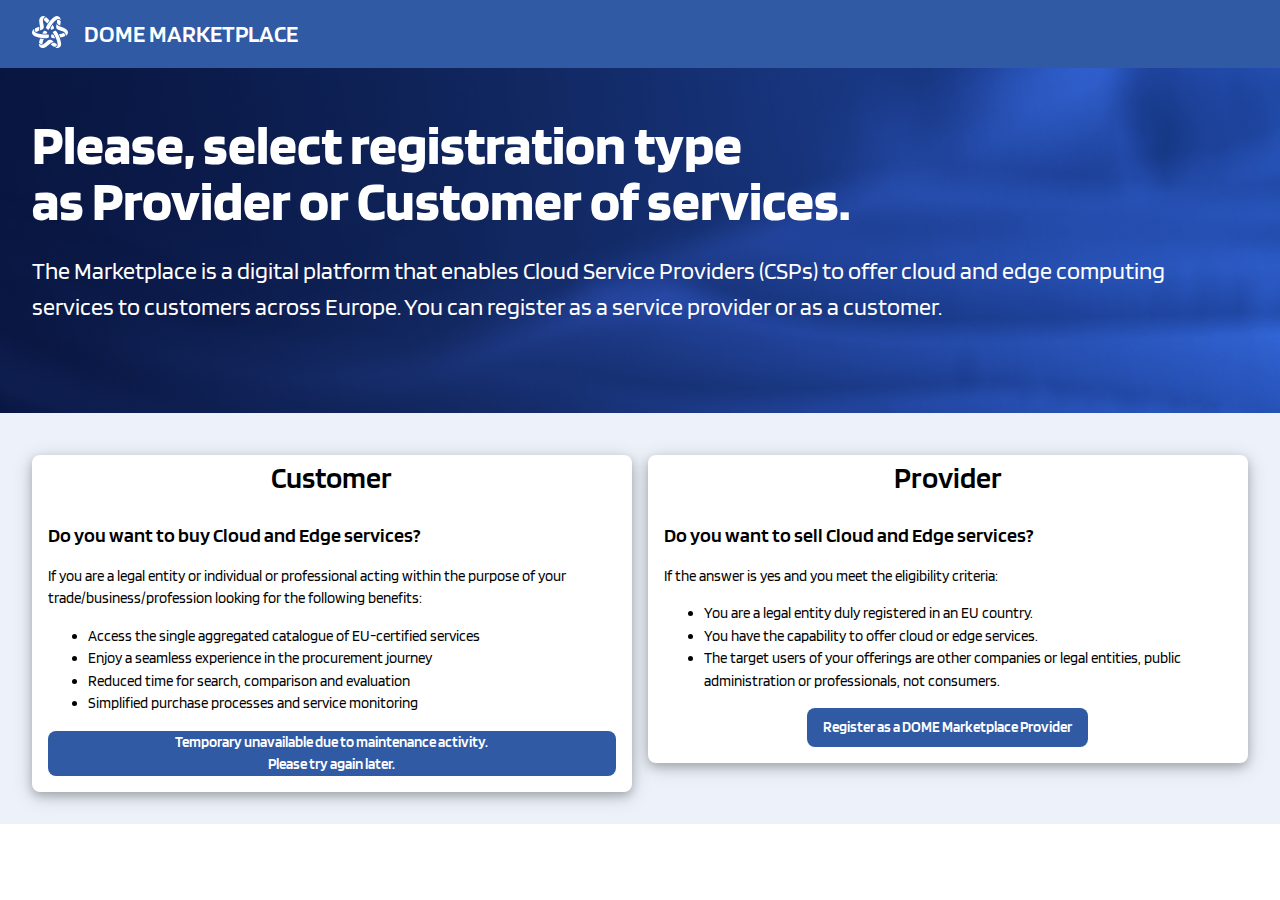
<file: docs/index.html>
<!DOCTYPE html>
<html lang="en">

<head>

    <script src="css-scope-inline.js"></script>
    <script src="surreal.js"></script>
    <script src="validate.js"></script>
    <link rel="stylesheet" href="w3.css" />
    <link rel="stylesheet" href="dome.css" />
    <link rel="stylesheet" href="print.css" media="print" />

    <link
        href="https://fonts.googleapis.com/css2?family=Blinker:wght@100;200;300;400;600;700;800;900&family=Caladea:ital,wght@0,400;0,700;1,400;1,700&display=swap"
        rel="stylesheet">
    <link rel="stylesheet"
        href="https://fonts.googleapis.com/css2?family=Material+Symbols+Outlined:opsz,wght,FILL,GRAD@20..48,100..700,0..1,-50..200&icon_names=check_circle,counter_1,counter_2,counter_3" />


    <script>

        // Set here the default home page for the app, before loading app.js
        window.homePage = "OnboardingHome"
        window.myAppTitle = "DOME Onboarding"
        // Configure the menu items, with entries like:
        //    {page:"NameOfPage", text:"Text in menu item", params: object to pass to page}
        window.menuItems = [
            { page: "OnboardingHome", text: "Home", params: "" },
            { page: "LogsPage", text: "Show technical logs" },
            { page: "ConfirmResetApp", text: "Reset application" }
        ]
        // The page mapping
        window.pageModules = {
  "AdminHome": "/pages/AdminHome-DYW4SUNL.js",
  "ConfirmResetApp": "/pages/ConfirmResetApp-NNGCVBX3.js",
  "LogsPage": "/pages/LogsPage-WCWKZ36U.js",
  "MenuPage": "/pages/MenuPage-A455MOK2.js",
  "OnboardingHome": "/pages/OnboardingHome-FBC5UUJE.js",
  "SWNotify": "/pages/SWNotify-56JYMAB6.js",
  "SelectCamera": "/pages/SelectCamera-RGTDG2GV.js"
}

        window.Ionic = {
            config: {
                mode: 'ios',
            },
        };

        // Send the user to the PRE instance if coming from SBX or DEV2, or invoking directly
        if (document.referrer.startsWith("https://dome-marketplace-sbx.org") ||
            document.referrer.startsWith("https://dome-marketplace-dev2.org")) {
            window.location = window.location.origin + "/index_pre.html"
        }
        if (document.location.hostname == "onboardpre.dome.mycredential.eu") {
            window.location = window.location.origin + "/index_pre.html"
        }
        if (document.location.hostname == "onboarddev.dome.mycredential.eu") {
            window.location = window.location.origin + "/index_dev.html"
        }

        // In all other cases, it is PRO
        window.onboardServer = "https://onboard.dome.mycredential.eu"
        window.domeHome = "https://dome-marketplace.eu"
        window.domeEnvironment = "production"

        console.log("Onboard API server", window.onboardServer)
        console.log("DOME home page", window.domeHome)

    </script>

    <!-- Load the application -->
    <!-- <link rel="stylesheet" href="." /> -->
    <script type="module" src="app-AVJVGIFX.js"></script>

    <meta charset="utf-8" />
    <meta name="viewport" content="width=device-width, initial-scale=1" />
    <meta name="description" content="DOME Onboarding" />
    <meta name="theme-color" content="#919597">
    <title>DOME Onboarding</title>
    <meta itemprop="name" content="DOME Onboarding">
    <meta itemprop="description" content="DOME Onboarding">
    <!-- Facebook Meta Tags -->
    <meta property="og:type" content="website">
    <meta property="og:title" content="DOME Onboarding">
    <meta property="og:description" content="DOME Onboarding process">
    <!-- <link rel="manifest" href="./manifest.webmanifest"> -->

    <link rel="icon" type="image/x-icon" href="assets/logos/dome_logo.png">
    <meta name="mobile-web-app-capable" content="yes" />
    <meta name="apple-mobile-web-app-capable" content="yes" />
    <meta name="apple-mobile-web-app-status-bar-style" content="black" />
    <meta name="apple-mobile-web-app-title" content="DOME Onboarding" />
    <link rel="apple-touch-icon" href="./apple-touch-icon.png" />
    <link href="prism.css" rel="stylesheet">
    <style>
        @font-face {
            font-family: "Roboto";
            src: url("./fonts/Roboto-Regular.ttf") format("truetype");
        }

        @font-face {
            font-family: "Roboto";
            src: url("./fonts/Roboto-Medium.ttf") format("truetype");
            font-weight: 450 500;
        }
    </style>
    <style>
        .material-symbols-outlined {
            font-variation-settings:
                'FILL' 1,
                'wght' 500,
                'GRAD' 0,
                'opsz' 40
        }
    </style>

</head>

<body>

    <header></header>

    <main></main>

    <footer></footer>

    <script src="prism.js"></script>

</body>

</html>
</file>
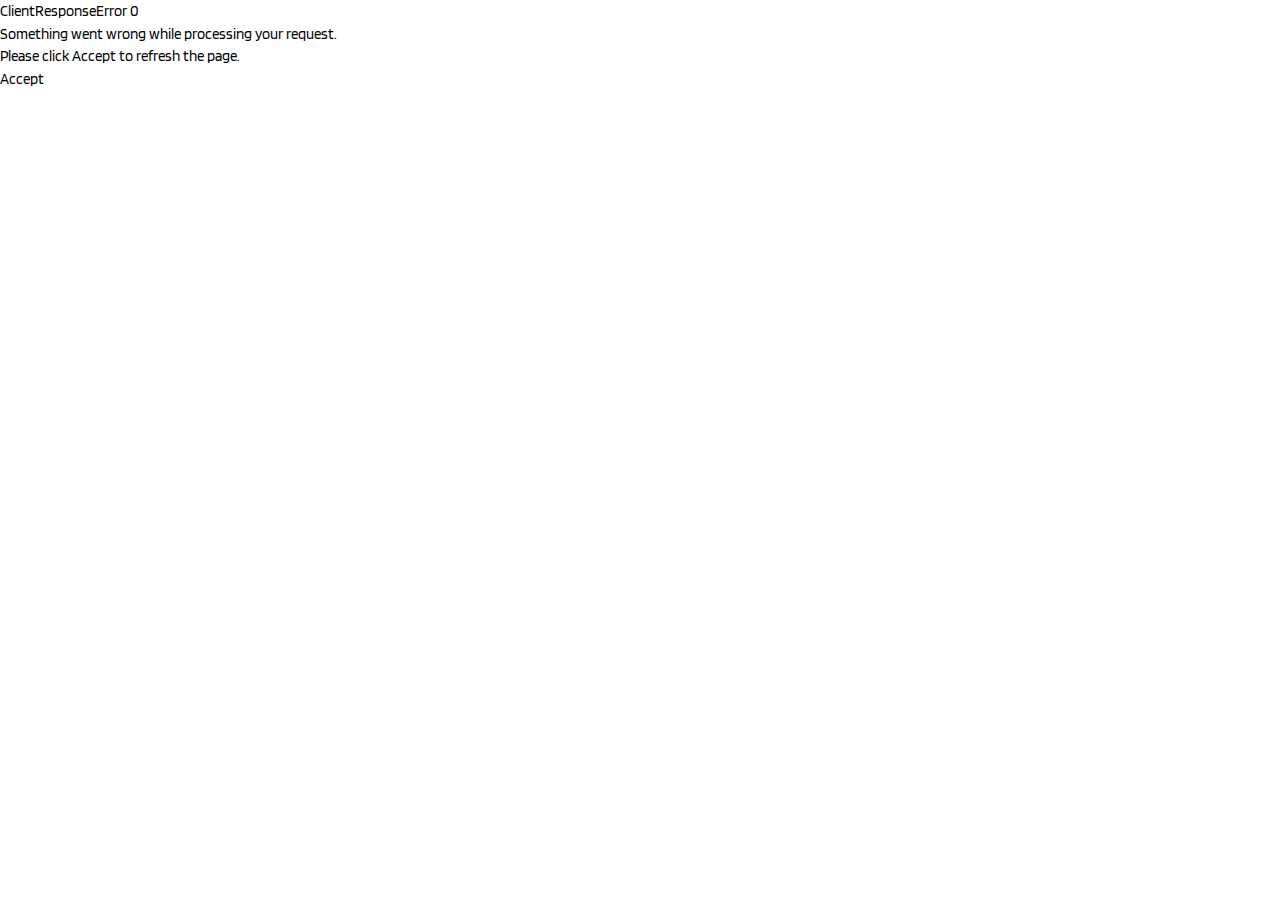
<file: docs/buyer.html>
<!DOCTYPE html>
<html lang="en">

<head>

    <script src="css-scope-inline.js"></script>
    <script src="surreal.js"></script>
    <link rel="stylesheet" href="w3.css" />
    <link rel="stylesheet" href="dome.css">
    <link href="print.css" media="print" rel="stylesheet" />

    <link
  href="https://fonts.googleapis.com/css2?family=Blinker:wght@100;200;300;400;600;700;800;900&family=Caladea:ital,wght@0,400;0,700;1,400;1,700&display=swap"
  rel="stylesheet">
    <link rel="stylesheet"
  href="https://fonts.googleapis.com/css2?family=Material+Symbols+Outlined:opsz,wght,FILL,GRAD@20..48,100..700,0..1,-50..200&icon_names=check_circle,counter_1,counter_2,counter_3" />


    <script>
        // Set here the default home page for the app, before loading app.js
        window.homePage = "BuyerOnboardingHome"
        window.myAppTitle = "DOME Onboarding"
        // Configure the menu items, with entries like:
        //    {page:"NameOfPage", text:"Text in menu item", params: object to pass to page}
        window.menuItems = [
            { page: "BuyerOnboardingHome", text: "Home", params: "" },
            { page: "LogsPage", text: "Show technical logs" },
            { page: "ConfirmResetApp", text: "Reset application" }
        ]
        // The page mapping
        window.pageModules = {
  "BuyerOnboardingHome": "/pages/BuyerOnboardingHome-A4VIJ227.js",
  "ConfirmResetApp": "/pages/ConfirmResetApp-NNGCVBX3.js",
  "LogsPage": "/pages/LogsPage-WCWKZ36U.js",
  "MenuPage": "/pages/MenuPage-A455MOK2.js",
  "OnboardingHome": "/pages/OnboardingHome-DXJRKQFO.js",
  "SWNotify": "/pages/SWNotify-56JYMAB6.js",
  "SelectCamera": "/pages/SelectCamera-RGTDG2GV.js"
}

        window.Ionic = {
            config: {
            mode: 'ios',
            },
        };

    </script>

    <!-- Load the application -->
    <!-- <link rel="stylesheet" href="." /> -->
    <script type="module" src="app-BTZHE57Z.js"></script>

    <meta charset="utf-8" />
    <meta name="viewport" content="width=device-width, initial-scale=1" />
    <meta name="description" content="DOME Onboarding" />
    <meta name="theme-color" content="#919597">
    <title>DOME Onboarding</title>
    <meta itemprop="name" content="DOME Onboarding">
    <meta itemprop="description" content="DOME Onboarding">
    <!-- Facebook Meta Tags -->
    <meta property="og:type" content="website">
    <meta property="og:title" content="DOME Onboarding">
    <meta property="og:description"
        content="Privacy-focused Wallet for Verifiable Credentials">
    <!-- <link rel="manifest" href="./manifest.webmanifest"> -->

    <link rel="icon" type="image/x-icon" href="assets/logos/dome_logo.png">
    <meta name="mobile-web-app-capable" content="yes" />
    <meta name="apple-mobile-web-app-capable" content="yes" />
    <meta name="apple-mobile-web-app-status-bar-style" content="black" />
    <meta name="apple-mobile-web-app-title" content="DOME Onboarding" />
    <link rel="apple-touch-icon" href="./apple-touch-icon.png" />
    <link href="prism.css" rel="stylesheet">
    <style>
    @font-face {
        font-family: "Roboto";
        src: url("./fonts/Roboto-Regular.ttf") format("truetype");
    }
    
    @font-face {
        font-family: "Roboto";
        src: url("./fonts/Roboto-Medium.ttf") format("truetype");
        font-weight: 450 500;
    }

    </style>
    <style>
        .material-symbols-outlined {
          font-variation-settings:
            'FILL' 1,
            'wght' 500,
            'GRAD' 0,
            'opsz' 40
        }
    </style>

</head>

<body>

    <header></header>

    <main></main>

    <footer></footer>

    <script src="prism.js"></script>

</body>

</html>
</file>
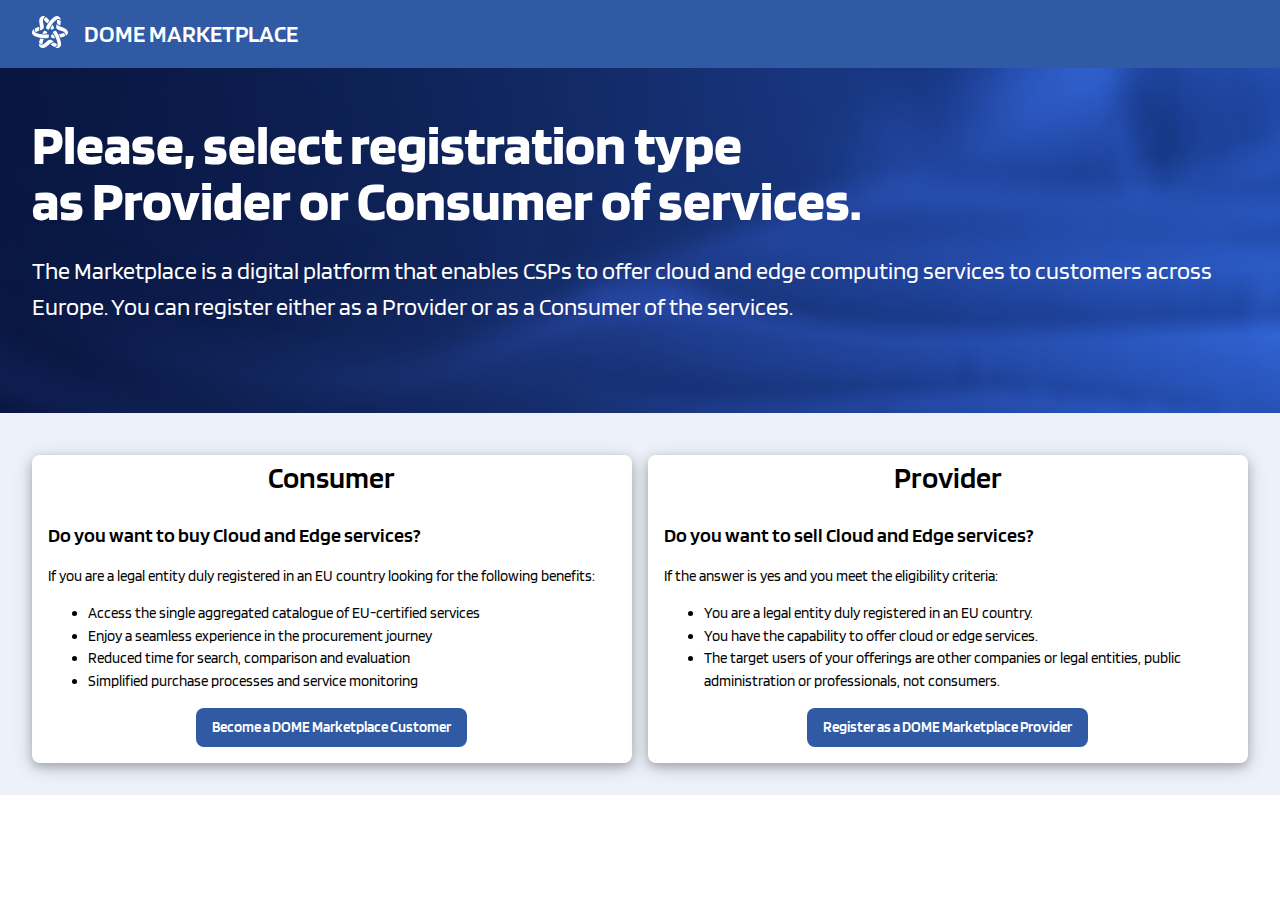
<file: docs/buyer_pre.html>
<!DOCTYPE html>
<html lang="en">

<head>

    <script src="css-scope-inline.js"></script>
    <script src="surreal.js"></script>
    <script src="validate.js"></script>
    <link rel="stylesheet" href="w3.css" />
    <link rel="stylesheet" href="dome.css">
    <link href="print.css" media="print" rel="stylesheet" />

    <link
        href="https://fonts.googleapis.com/css2?family=Blinker:wght@100;200;300;400;600;700;800;900&family=Caladea:ital,wght@0,400;0,700;1,400;1,700&display=swap"
        rel="stylesheet">
    <link rel="stylesheet"
        href="https://fonts.googleapis.com/css2?family=Material+Symbols+Outlined:opsz,wght,FILL,GRAD@20..48,100..700,0..1,-50..200&icon_names=check_circle,counter_1,counter_2,counter_3" />


    <script>
        
        // Set the API server and the DOME home portal for redirection after the onboard process
        window.onboardServer = "https://onboardpre.dome.mycredential.eu"
        window.domeHome = "https://dome-marketplace-sbx.org"
        window.domeEnvironment = "pre"

        // Set here the default home page for the app, before loading app.js
        window.homePage = "OnboardingHome"
        window.myAppTitle = "DOME Onboarding"
        // Configure the menu items, with entries like:
        //    {page:"NameOfPage", text:"Text in menu item", params: object to pass to page}
        window.menuItems = [
            { page: "OnboardingHome", text: "Home", params: "" },
            { page: "LogsPage", text: "Show technical logs" },
            { page: "ConfirmResetApp", text: "Reset application" }
        ]
        // The page mapping
        window.pageModules = {
  "ConfirmResetApp": "/pages/ConfirmResetApp-NNGCVBX3.js",
  "LogsPage": "/pages/LogsPage-WCWKZ36U.js",
  "MenuPage": "/pages/MenuPage-A455MOK2.js",
  "OnboardingHome": "/pages/OnboardingHome-XATXSVDI.js",
  "SWNotify": "/pages/SWNotify-56JYMAB6.js",
  "SelectCamera": "/pages/SelectCamera-RGTDG2GV.js"
}

        window.Ionic = {
            config: {
                mode: 'ios',
            },
        };

        console.log("Onboard API server", window.onboardServer)
        console.log("DOME home page", window.domeHome)

    </script>

    <!-- Load the application -->
    <!-- <link rel="stylesheet" href="." /> -->
    <script type="module" src="app-BTZHE57Z.js"></script>

    <meta charset="utf-8" />
    <meta name="viewport" content="width=device-width, initial-scale=1" />
    <meta name="description" content="DOME Onboarding" />
    <meta name="theme-color" content="#919597">
    <title>DOME Onboarding</title>
    <meta itemprop="name" content="DOME Onboarding">
    <meta itemprop="description" content="DOME Onboarding">
    <!-- Facebook Meta Tags -->
    <meta property="og:type" content="website">
    <meta property="og:title" content="DOME Onboarding">
    <meta property="og:description" content="DOME Onboarding process">
    <!-- <link rel="manifest" href="./manifest.webmanifest"> -->

    <link rel="icon" type="image/x-icon" href="assets/logos/dome_logo.png">
    <meta name="mobile-web-app-capable" content="yes" />
    <meta name="apple-mobile-web-app-capable" content="yes" />
    <meta name="apple-mobile-web-app-status-bar-style" content="black" />
    <meta name="apple-mobile-web-app-title" content="DOME Onboarding" />
    <link rel="apple-touch-icon" href="./apple-touch-icon.png" />
    <link href="prism.css" rel="stylesheet">
    <style>
        @font-face {
            font-family: "Roboto";
            src: url("./fonts/Roboto-Regular.ttf") format("truetype");
        }

        @font-face {
            font-family: "Roboto";
            src: url("./fonts/Roboto-Medium.ttf") format("truetype");
            font-weight: 450 500;
        }
    </style>
    <style>
        .material-symbols-outlined {
            font-variation-settings:
                'FILL' 1,
                'wght' 500,
                'GRAD' 0,
                'opsz' 40
        }
    </style>

</head>

<body>

    <header></header>

    <main></main>

    <footer></footer>

    <script src="prism.js"></script>

</body>

</html>
</file>
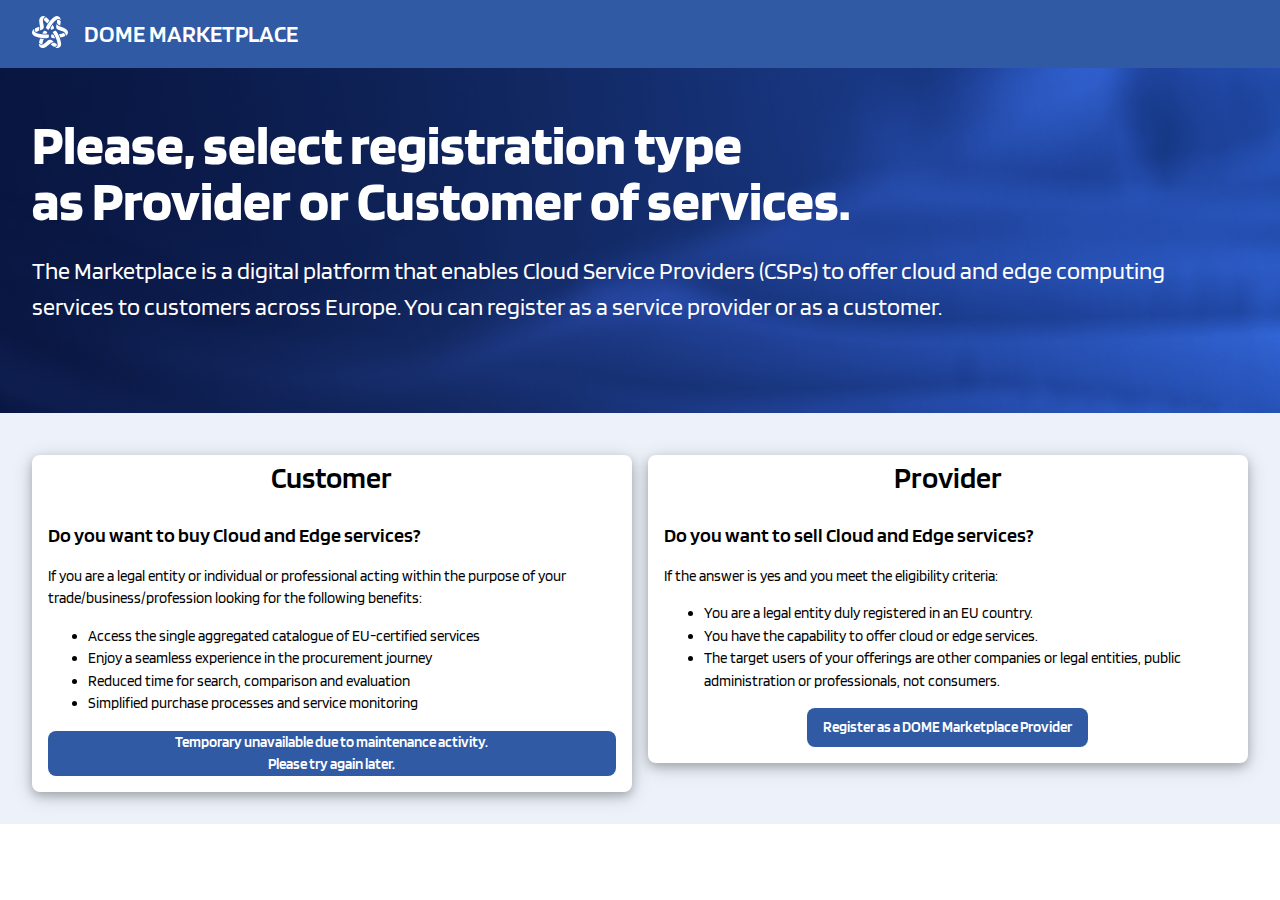
<file: docs/index_dev.html>
<!DOCTYPE html>
<html lang="en">

<head>

    <script src="css-scope-inline.js"></script>
    <script src="surreal.js"></script>
    <script src="validate.js"></script>
    <link rel="stylesheet" href="w3.css" />
    <link rel="stylesheet" href="dome.css">
    <link rel="stylesheet" href="print.css" media="print" />

    <link
        href="https://fonts.googleapis.com/css2?family=Blinker:wght@100;200;300;400;600;700;800;900&family=Caladea:ital,wght@0,400;0,700;1,400;1,700&display=swap"
        rel="stylesheet">
    <link rel="stylesheet"
        href="https://fonts.googleapis.com/css2?family=Material+Symbols+Outlined:opsz,wght,FILL,GRAD@20..48,100..700,0..1,-50..200&icon_names=check_circle,counter_1,counter_2,counter_3" />


    <script>
        
        // Set the API server and the DOME home portal for redirection after the onboard process
        window.onboardServer = "https://onboarddev.dome.mycredential.eu"
        window.domeHome = "https://dome-marketplace-dev2.org"
        window.domeEnvironment = "dev"
        console.log("Onboard API server", window.onboardServer)
        console.log("DOME home page", window.domeHome)

        // Set here the default home page for the app, before loading app.js
        window.homePage = "OnboardingHome"
        window.myAppTitle = "DOME Onboarding"
        // Configure the menu items, with entries like:
        //    {page:"NameOfPage", text:"Text in menu item", params: object to pass to page}
        window.menuItems = [
            { page: "OnboardingHome", text: "Home", params: "" },
            { page: "LogsPage", text: "Show technical logs" },
            { page: "ConfirmResetApp", text: "Reset application" }
        ]
        // The page mapping
        window.pageModules = {
  "AdminHome": "/pages/AdminHome-DYW4SUNL.js",
  "ConfirmResetApp": "/pages/ConfirmResetApp-NNGCVBX3.js",
  "LogsPage": "/pages/LogsPage-WCWKZ36U.js",
  "MenuPage": "/pages/MenuPage-A455MOK2.js",
  "OnboardingHome": "/pages/OnboardingHome-FBC5UUJE.js",
  "SWNotify": "/pages/SWNotify-56JYMAB6.js",
  "SelectCamera": "/pages/SelectCamera-RGTDG2GV.js"
}

        window.Ionic = {
            config: {
                mode: 'ios',
            },
        };

    </script>

    <!-- Load the application -->
    <!-- <link rel="stylesheet" href="." /> -->
    <script type="module" src="app-AVJVGIFX.js"></script>

    <meta charset="utf-8" />
    <meta name="viewport" content="width=device-width, initial-scale=1" />
    <meta name="description" content="DOME Onboarding" />
    <meta name="theme-color" content="#919597">
    <title>DOME Onboarding</title>
    <meta itemprop="name" content="DOME Onboarding">
    <meta itemprop="description" content="DOME Onboarding">
    <!-- Facebook Meta Tags -->
    <meta property="og:type" content="website">
    <meta property="og:title" content="DOME Onboarding">
    <meta property="og:description" content="DOME Onboarding process">
    <!-- <link rel="manifest" href="./manifest.webmanifest"> -->

    <link rel="icon" type="image/x-icon" href="assets/logos/dome_logo.png">
    <meta name="mobile-web-app-capable" content="yes" />
    <meta name="apple-mobile-web-app-capable" content="yes" />
    <meta name="apple-mobile-web-app-status-bar-style" content="black" />
    <meta name="apple-mobile-web-app-title" content="DOME Onboarding" />
    <link rel="apple-touch-icon" href="./apple-touch-icon.png" />
    <link href="prism.css" rel="stylesheet">
    <style>
        @font-face {
            font-family: "Roboto";
            src: url("./fonts/Roboto-Regular.ttf") format("truetype");
        }

        @font-face {
            font-family: "Roboto";
            src: url("./fonts/Roboto-Medium.ttf") format("truetype");
            font-weight: 450 500;
        }
    </style>
    <style>
        .material-symbols-outlined {
            font-variation-settings:
                'FILL' 1,
                'wght' 500,
                'GRAD' 0,
                'opsz' 40
        }
    </style>

</head>

<body>

    <header></header>

    <main></main>

    <footer></footer>

    <script src="prism.js"></script>

</body>

</html>
</file>
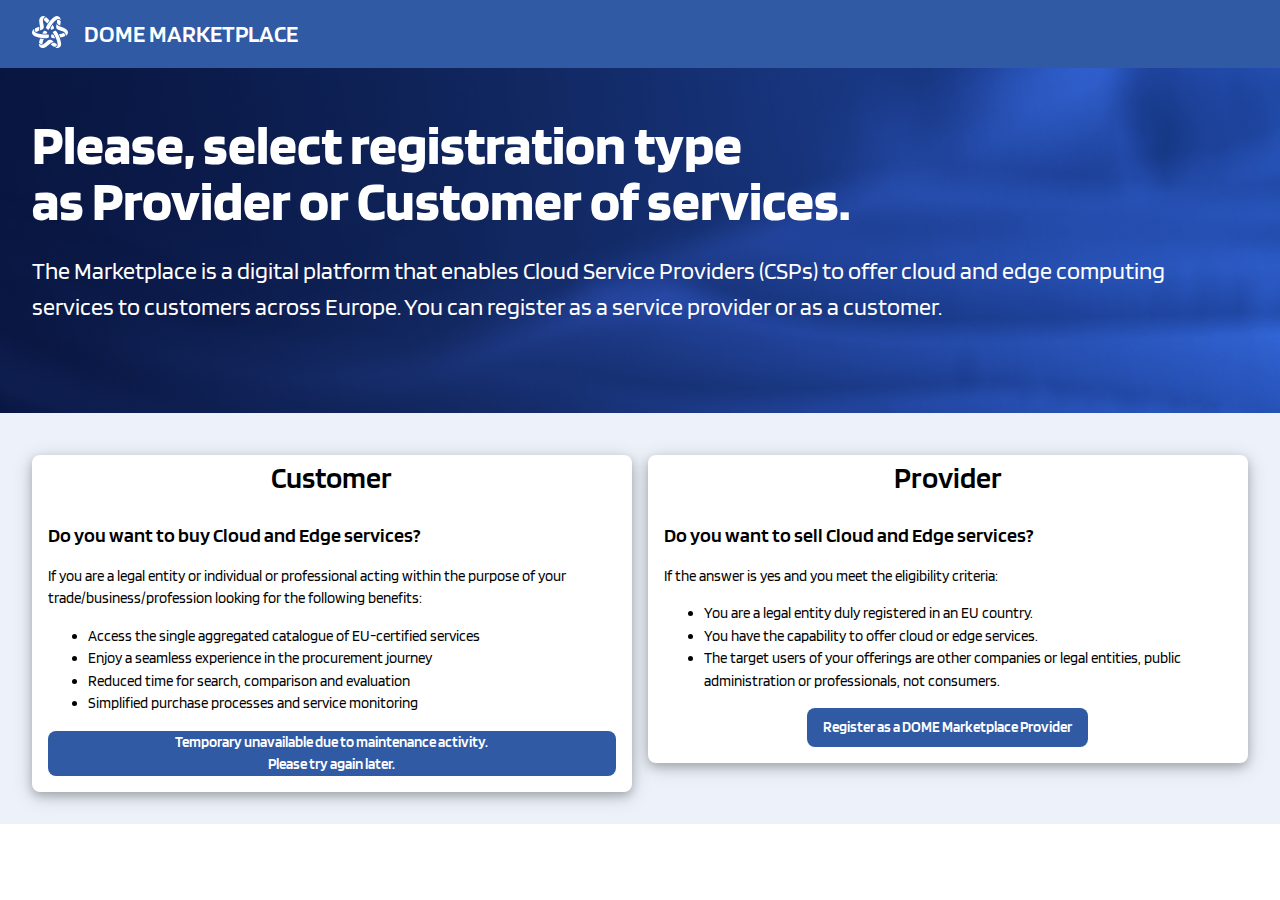
<file: docs/index_pre.html>
<!DOCTYPE html>
<html lang="en">

<head>

    <script src="css-scope-inline.js"></script>
    <script src="surreal.js"></script>
    <script src="validate.js"></script>
    <link rel="stylesheet" href="w3.css" />
    <link rel="stylesheet" href="dome.css">
    <link rel="stylesheet" href="print.css" media="print" />

    <link
        href="https://fonts.googleapis.com/css2?family=Blinker:wght@100;200;300;400;600;700;800;900&family=Caladea:ital,wght@0,400;0,700;1,400;1,700&display=swap"
        rel="stylesheet">
    <link rel="stylesheet"
        href="https://fonts.googleapis.com/css2?family=Material+Symbols+Outlined:opsz,wght,FILL,GRAD@20..48,100..700,0..1,-50..200&icon_names=check_circle,counter_1,counter_2,counter_3" />


    <script>
        
        // Set the API server and the DOME home portal for redirection after the onboard process
        window.onboardServer = "https://onboardpre.dome.mycredential.eu"
        window.domeHome = "https://dome-marketplace-dev2.org"
        window.domeEnvironment = "pre"
        console.log("Onboard API server", window.onboardServer)
        console.log("DOME home page", window.domeHome)

        // Set here the default home page for the app, before loading app.js
        window.homePage = "OnboardingHome"
        window.myAppTitle = "DOME Onboarding"
        // Configure the menu items, with entries like:
        //    {page:"NameOfPage", text:"Text in menu item", params: object to pass to page}
        window.menuItems = [
            { page: "OnboardingHome", text: "Home", params: "" },
            { page: "LogsPage", text: "Show technical logs" },
            { page: "ConfirmResetApp", text: "Reset application" }
        ]
        // The page mapping
        window.pageModules = {
  "AdminHome": "/pages/AdminHome-DYW4SUNL.js",
  "ConfirmResetApp": "/pages/ConfirmResetApp-NNGCVBX3.js",
  "LogsPage": "/pages/LogsPage-WCWKZ36U.js",
  "MenuPage": "/pages/MenuPage-A455MOK2.js",
  "OnboardingHome": "/pages/OnboardingHome-FBC5UUJE.js",
  "SWNotify": "/pages/SWNotify-56JYMAB6.js",
  "SelectCamera": "/pages/SelectCamera-RGTDG2GV.js"
}

        window.Ionic = {
            config: {
                mode: 'ios',
            },
        };

    </script>

    <!-- Load the application -->
    <!-- <link rel="stylesheet" href="." /> -->
    <script type="module" src="app-AVJVGIFX.js"></script>

    <meta charset="utf-8" />
    <meta name="viewport" content="width=device-width, initial-scale=1" />
    <meta name="description" content="DOME Onboarding" />
    <meta name="theme-color" content="#919597">
    <title>DOME Onboarding</title>
    <meta itemprop="name" content="DOME Onboarding">
    <meta itemprop="description" content="DOME Onboarding">
    <!-- Facebook Meta Tags -->
    <meta property="og:type" content="website">
    <meta property="og:title" content="DOME Onboarding">
    <meta property="og:description" content="DOME Onboarding process">
    <!-- <link rel="manifest" href="./manifest.webmanifest"> -->

    <link rel="icon" type="image/x-icon" href="assets/logos/dome_logo.png">
    <meta name="mobile-web-app-capable" content="yes" />
    <meta name="apple-mobile-web-app-capable" content="yes" />
    <meta name="apple-mobile-web-app-status-bar-style" content="black" />
    <meta name="apple-mobile-web-app-title" content="DOME Onboarding" />
    <link rel="apple-touch-icon" href="./apple-touch-icon.png" />
    <link href="prism.css" rel="stylesheet">
    <style>
        @font-face {
            font-family: "Roboto";
            src: url("./fonts/Roboto-Regular.ttf") format("truetype");
        }

        @font-face {
            font-family: "Roboto";
            src: url("./fonts/Roboto-Medium.ttf") format("truetype");
            font-weight: 450 500;
        }
    </style>
    <style>
        .material-symbols-outlined {
            font-variation-settings:
                'FILL' 1,
                'wght' 500,
                'GRAD' 0,
                'opsz' 40
        }
    </style>

</head>

<body>

    <header></header>

    <main></main>

    <footer></footer>

    <script src="prism.js"></script>

</body>

</html>
</file>
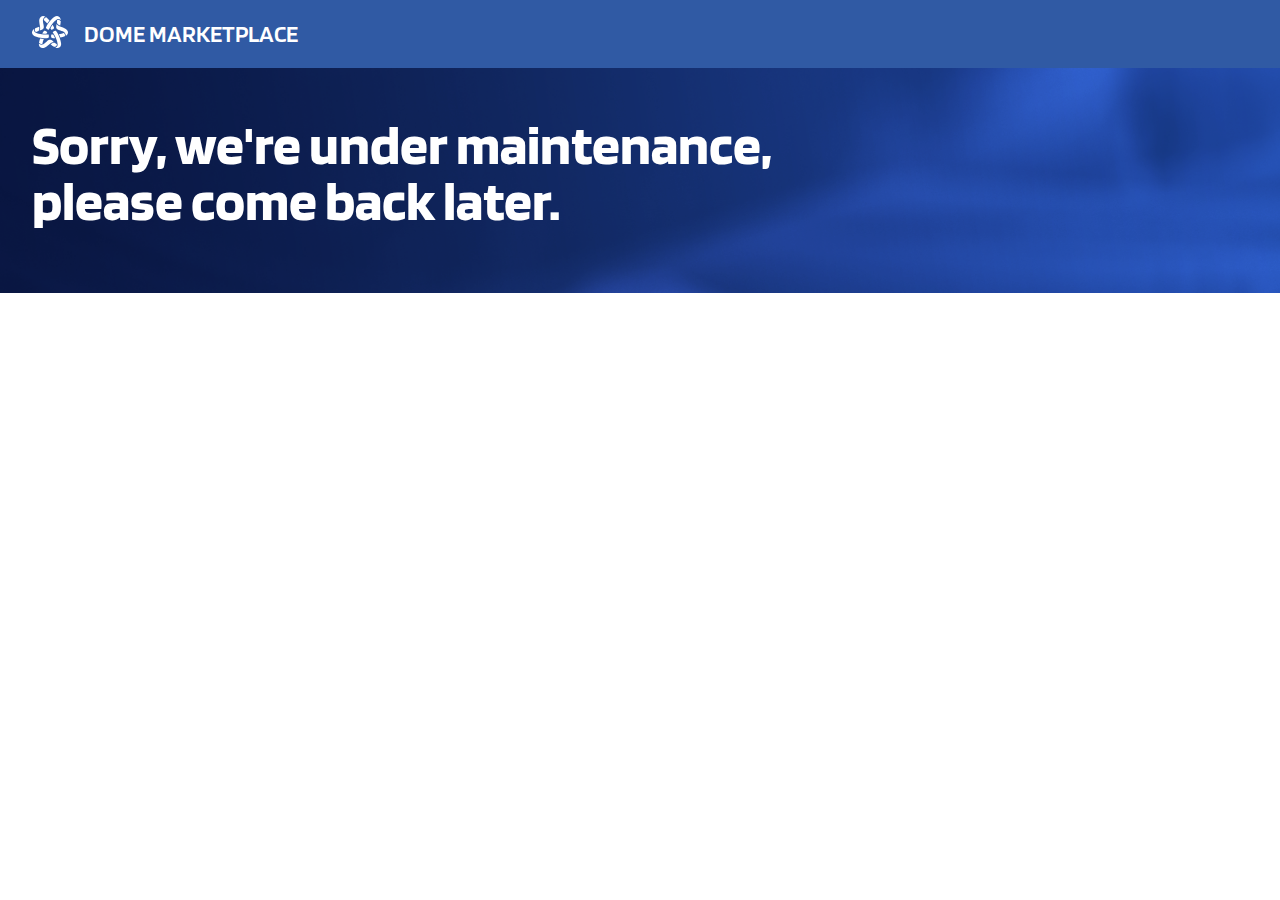
<file: docs/sorry.html>
<!DOCTYPE html>
<html lang="en">

<head>

    <script src="css-scope-inline.js"></script>
    <script src="surreal.js"></script>
    <script src="validate.js"></script>
    <link rel="stylesheet" href="w3.css" />
    <link rel="stylesheet" href="dome.css" />
    <link rel="stylesheet" href="print.css" media="print" />

    <link
        href="https://fonts.googleapis.com/css2?family=Blinker:wght@100;200;300;400;600;700;800;900&family=Caladea:ital,wght@0,400;0,700;1,400;1,700&display=swap"
        rel="stylesheet">
    <link rel="stylesheet"
        href="https://fonts.googleapis.com/css2?family=Material+Symbols+Outlined:opsz,wght,FILL,GRAD@20..48,100..700,0..1,-50..200&icon_names=check_circle,counter_1,counter_2,counter_3" />


    <meta charset="utf-8" />
    <meta name="viewport" content="width=device-width, initial-scale=1" />
    <meta name="description" content="DOME Onboarding" />
    <meta name="theme-color" content="#919597">
    <title>DOME Onboarding</title>
    <meta itemprop="name" content="DOME Onboarding">
    <meta itemprop="description" content="DOME Onboarding">
    <!-- Facebook Meta Tags -->
    <meta property="og:type" content="website">
    <meta property="og:title" content="DOME Onboarding">
    <meta property="og:description" content="DOME Onboarding process">
    <!-- <link rel="manifest" href="./manifest.webmanifest"> -->

    <link rel="icon" type="image/x-icon" href="assets/logos/dome_logo.png">
    <meta name="mobile-web-app-capable" content="yes" />
    <meta name="apple-mobile-web-app-capable" content="yes" />
    <meta name="apple-mobile-web-app-status-bar-style" content="black" />
    <meta name="apple-mobile-web-app-title" content="DOME Onboarding" />
    <link rel="apple-touch-icon" href="./apple-touch-icon.png" />
    <link href="prism.css" rel="stylesheet">
    <style>
        @font-face {
            font-family: "Roboto";
            src: url("./fonts/Roboto-Regular.ttf") format("truetype");
        }

        @font-face {
            font-family: "Roboto";
            src: url("./fonts/Roboto-Medium.ttf") format("truetype");
            font-weight: 450 500;
        }
    </style>
    <style>
        .material-symbols-outlined {
            font-variation-settings:
                'FILL' 1,
                'wght' 500,
                'GRAD' 0,
                'opsz' 40
        }
    </style>

</head>

<body>

    <header></header>

    <main>

        <!-- Header -->
        <div class="dome-header">
            <div class="dome-content">
                <div class="w3-bar">
                    <div class="w3-bar-item padding-right-0">
                        <a href="#">
                            <img src="assets/logos/DOME_Icon_White.svg" alt="DOME Icon"
                                style="width:100%;max-height:32px" />
                        </a>
                    </div>
                    <div class="w3-bar-item">
                        <span class="blinker-semibold w3-xlarge nowrap">DOME MARKETPLACE</span>
                    </div>
                </div>
            </div>
        </div>

        <!-- Jumbo -->
        <div class="bg-cover" style="background-image: url(assets/images/bg_1_shadow.png);">
            <div class="dome-content w3-container w3-text-white">
                <div class="text-jumbo blinker-bold w3-padding-top-48">
                    Sorry, we're under maintenance,
                </div>
                <div class="text-jumbo blinker-bold">
                    please come back later.
                </div>
            </div>
            <div class="w3-padding-32"></div>
        </div>


    </main>

    <footer></footer>


</body>

</html>
</file>
<file: docs/dome.css>
html,
body {
    font-family: Blinker, system-ui, sans-serif
}

h1,
h2,
h3,
h4,
h5,
h6 {
    font-family: Blinker, system-ui, sans-serif;
    font-weight: 600;
}

.blinker-thin {
    font-family: "Blinker", sans-serif;
    font-weight: 100;
    font-style: normal;
}

.blinker-extralight {
    font-family: "Blinker", sans-serif;
    font-weight: 200;
    font-style: normal;
}

.blinker-light {
    font-family: "Blinker", sans-serif;
    font-weight: 300;
    font-style: normal;
}

.blinker-regular {
    font-family: "Blinker", sans-serif;
    font-weight: 400;
    font-style: normal;
}

.blinker-semibold {
    font-family: "Blinker", sans-serif;
    font-weight: 600;
    font-style: normal;
}

.blinker-bold {
    font-family: "Blinker", sans-serif;
    font-weight: 700;
    font-style: normal;
}

.blinker-extrabold {
    font-family: "Blinker", sans-serif;
    font-weight: 800;
    font-style: normal;
}

.blinker-black {
    font-family: "Blinker", sans-serif;
    font-weight: 900;
    font-style: normal;
}

.text-jumbo {
    font-size: 2.25rem;
    line-height: 1;
}


@media (min-width: 768px) {
    .text-jumbo {
        font-size: 3rem;
        line-height: 1;
    }
}

@media (min-width: 1024px) {
    .text-jumbo {
        font-size: 3.75rem;
        line-height: 1;
    }
}

.items-center {
    align-items: center;
}

.whitespace-nowrap {
    white-space: nowrap;
}

.dome-header {
    color: #fff !important;
    background-color: #305AA4 !important;
    padding-top: 8px;
    padding-bottom: 8px;
}

.dome-content {
    margin-left: auto;
    margin-right: auto;
    max-width: 1248px;
}

.dome-color {
    color: #305AA4 !important;
}

.dome-bgcolor {
    background-color: #305AA4 !important;
    color: white;
}


.dome-dark-color {
    color: #152849!important;
    background-color: white!important
}

.bg-cover {
    background-size: cover;
}


.w3-bar .dome-bar-item {
    padding: 8px 0px;
}

.padding-right-0 {
    padding-right: 0px !important;
}
.padding-right-4 {
    padding-right: 4px !important;
}
.padding-right-8 {
    padding-right: 8px !important;
}
.padding-right-24 {
    padding-right: 24px !important;
}
.padding-right-large {
    padding-right: 32px !important;
}
.padding-top-small {
    padding-top: 6px !important
}

.parent {
    display: flex;
}

.child {
    margin: auto;
}


.child1 {
    margin: auto;
    flex-grow: 3;
}
.child2 {
    margin: auto;
    flex-grow: 1 3;
}

.card {
    margin-bottom: 20px;
    border-radius: 16px
}

.card p {
    font-size: 18px!important
}

.border-2 {
    border: 2px solid #305AA4!important
}

.dometable {
    width: 80%;
    border-collapse: collapse;
    border: 2px solid;
    table-layout: fixed;
}

.dometable td {
    padding: 8px;
    border: 1px solid;
}

.dometable tr td:nth-child(1) {
    width: 30%;
}
</file>
<file: docs/print.css>
@page {
  size: A4 portrait;
  margin-top: 20mm;
  margin-left: 25mm;
  margin-right: 20mm;
  margin-bottom: 20mm;
}

@font-face {
  font-family: "Roboto";
  src: url("./fonts/Roboto-Regular.ttf") format("truetype");
}

@font-face {
  font-family: "Roboto";
  src: url("./fonts/Roboto-Medium.ttf") format("truetype");
  font-weight: 450 500;
}

.onlyscreen {
  display: none;
}
.w3-card-2 {
  box-shadow: none;
}

.pagebreak { page-break-before: always; }

.signature { break-inside: avoid;}

.forprint {
  font-family: system-ui, sans-serif;
}
</file>
<file: docs/prism.css>
/* PrismJS 1.29.0
https://prismjs.com/download.html#themes=prism&languages=markup+css+clike+javascript+http+hpkp+hsts+json+uri */
code[class*=language-],pre[class*=language-]{color:#000;background:0 0;text-shadow:0 1px #fff;font-family:Consolas,Monaco,'Andale Mono','Ubuntu Mono',monospace;font-size:1em;text-align:left;white-space:pre;word-spacing:normal;word-break:normal;word-wrap:normal;line-height:1.5;-moz-tab-size:4;-o-tab-size:4;tab-size:4;-webkit-hyphens:none;-moz-hyphens:none;-ms-hyphens:none;hyphens:none}code[class*=language-] ::-moz-selection,code[class*=language-]::-moz-selection,pre[class*=language-] ::-moz-selection,pre[class*=language-]::-moz-selection{text-shadow:none;background:#b3d4fc}code[class*=language-] ::selection,code[class*=language-]::selection,pre[class*=language-] ::selection,pre[class*=language-]::selection{text-shadow:none;background:#b3d4fc}@media print{code[class*=language-],pre[class*=language-]{text-shadow:none}}pre[class*=language-]{padding:1em;margin:.5em 0;overflow:auto}:not(pre)>code[class*=language-],pre[class*=language-]{background:#f5f2f0}:not(pre)>code[class*=language-]{padding:.1em;border-radius:.3em;white-space:normal}.token.cdata,.token.comment,.token.doctype,.token.prolog{color:#708090}.token.punctuation{color:#999}.token.namespace{opacity:.7}.token.boolean,.token.constant,.token.deleted,.token.number,.token.property,.token.symbol,.token.tag{color:#905}.token.attr-name,.token.builtin,.token.char,.token.inserted,.token.selector,.token.string{color:#690}.language-css .token.string,.style .token.string,.token.entity,.token.operator,.token.url{color:#9a6e3a;background:hsla(0,0%,100%,.5)}.token.atrule,.token.attr-value,.token.keyword{color:#07a}.token.class-name,.token.function{color:#dd4a68}.token.important,.token.regex,.token.variable{color:#e90}.token.bold,.token.important{font-weight:700}.token.italic{font-style:italic}.token.entity{cursor:help}
</file>
